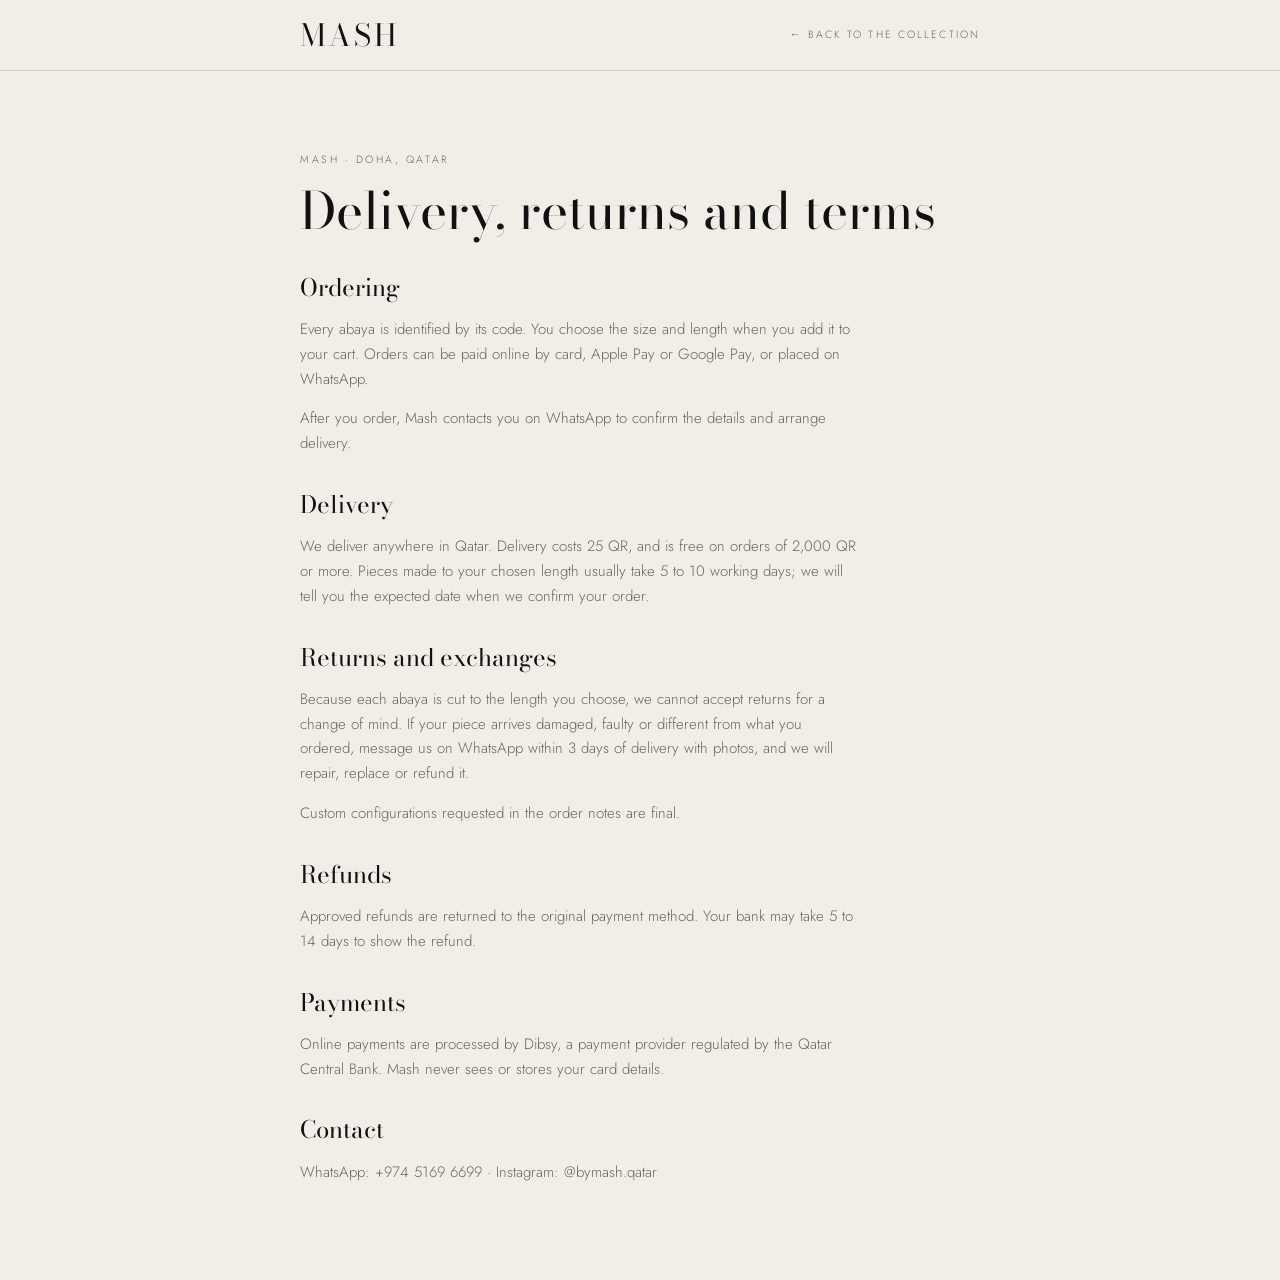
<file: policies.html>
<!doctype html>
<html lang="en"><head><meta charset="utf-8"><meta name="viewport" content="width=device-width,initial-scale=1"><title>Delivery &amp; returns · Mash</title>
<link rel="stylesheet" href="https://fonts.googleapis.com/css2?family=Bodoni+Moda:opsz,wght@6..96,400&family=Jost:wght@300;400&display=swap">
<link rel="stylesheet" href="page.css"></head>
<body>
<header><div class="wrap"><a class="wordmark" href="/">Mash</a><a class="back" href="/">← Back to the collection</a></div></header>
<main><div class="wrap">
  <p class="eyebrow">Mash · Doha, Qatar</p>
  <h1>Delivery, returns and terms</h1>

  <h2>Ordering</h2>
  <p>Every abaya is identified by its code. You choose the size and length when you add it to your cart. Orders can be paid online by card, Apple Pay or Google Pay, or placed on WhatsApp.</p>
  <p>After you order, Mash contacts you on WhatsApp to confirm the details and arrange delivery.</p>

  <h2>Delivery</h2>
  <p>We deliver anywhere in Qatar. Delivery costs 25 QR, and is free on orders of 2,000 QR or more. Pieces made to your chosen length usually take 5 to 10 working days; we will tell you the expected date when we confirm your order.</p>

  <h2>Returns and exchanges</h2>
  <p>Because each abaya is cut to the length you choose, we cannot accept returns for a change of mind. If your piece arrives damaged, faulty or different from what you ordered, message us on WhatsApp within 3 days of delivery with photos, and we will repair, replace or refund it.</p>
  <p>Custom configurations requested in the order notes are final.</p>

  <h2>Refunds</h2>
  <p>Approved refunds are returned to the original payment method. Your bank may take 5 to 14 days to show the refund.</p>

  <h2>Payments</h2>
  <p>Online payments are processed by Dibsy, a payment provider regulated by the Qatar Central Bank. Mash never sees or stores your card details.</p>

  <h2>Contact</h2>
  <p>WhatsApp: +974 5169 6699 · Instagram: @bymash.qatar</p>
</div></main>
</body></html>
</file>
<file: page.css>
:root{--bg:#f1eee8;--bg-2:#f8f6f2;--fg:#111;--fg-muted:#6a665f;--line:#d5d0c7;--font-display:"Bodoni Moda","Didot","Bodoni 72","Times New Roman",serif;--font-body:"Jost","Futura","Helvetica Neue",Arial,sans-serif}
@media (prefers-color-scheme:dark){:root{--bg:#0f0f0f;--bg-2:#161616;--fg:#efece6;--fg-muted:#9c978e;--line:#2c2c2c;color-scheme:dark}}
*{box-sizing:border-box}body{margin:0;background:var(--bg);color:var(--fg);font-family:var(--font-body);font-weight:300;font-size:15px;line-height:1.65;-webkit-font-smoothing:antialiased}
a{color:inherit}header{border-bottom:1px solid var(--line)}.wrap{width:min(760px,100%);margin-inline:auto;padding-inline:clamp(16px,4vw,40px)}
header .wrap{height:70px;display:flex;align-items:center;justify-content:space-between}.wordmark{font-family:var(--font-display);font-size:1.9rem;letter-spacing:.1em;text-transform:uppercase;text-decoration:none}
.back{font-size:.66rem;letter-spacing:.2em;text-transform:uppercase;text-decoration:none;color:var(--fg-muted)}
main{padding-block:clamp(40px,7vw,80px)}h1,h2{font-family:var(--font-display);font-weight:400;line-height:1.1;margin:0 0 16px;text-wrap:balance}h1{font-size:clamp(2.2rem,5vw,3.2rem)}h2{font-size:1.5rem;margin-top:36px}
p,li{color:var(--fg-muted);max-width:62ch}.eyebrow{font-size:.66rem;letter-spacing:.24em;text-transform:uppercase;color:var(--fg-muted);margin:0 0 14px}
.btn{display:inline-flex;align-items:center;justify-content:center;padding:14px 26px;border:1px solid var(--fg);font-size:.7rem;letter-spacing:.2em;text-transform:uppercase;text-decoration:none;background:var(--fg);color:var(--bg)}
.btn.ghost{background:transparent;color:var(--fg)}.actions{display:flex;flex-wrap:wrap;gap:12px;margin-top:28px}
table{width:100%;border-collapse:collapse;margin-top:20px;font-variant-numeric:tabular-nums}td{padding:10px 0;border-top:1px solid var(--line);vertical-align:top}td:last-child{text-align:right;white-space:nowrap}tr.total td{border-top:1px solid var(--fg);font-family:var(--font-display);font-size:1.3rem}
.draft{border:1px dashed var(--fg-muted);padding:12px 16px;font-size:.85rem;margin-bottom:28px}
</file>
